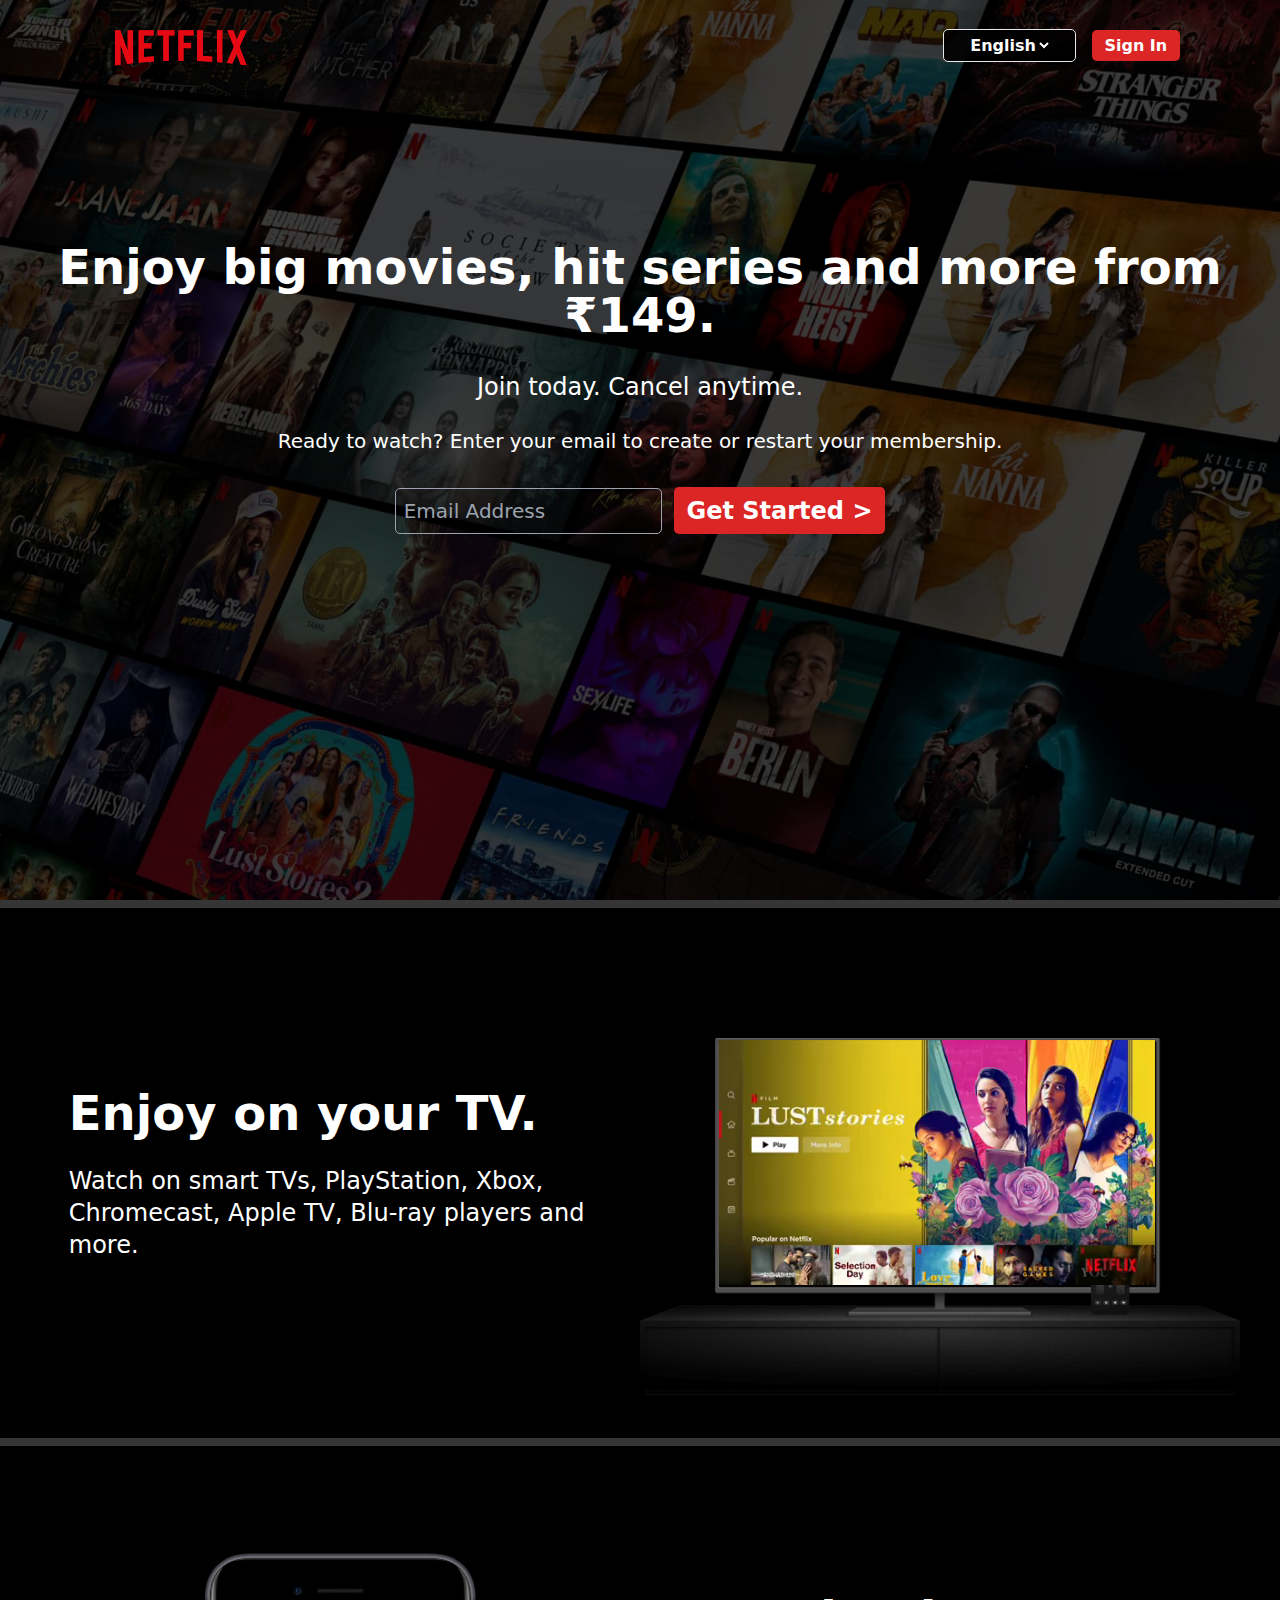
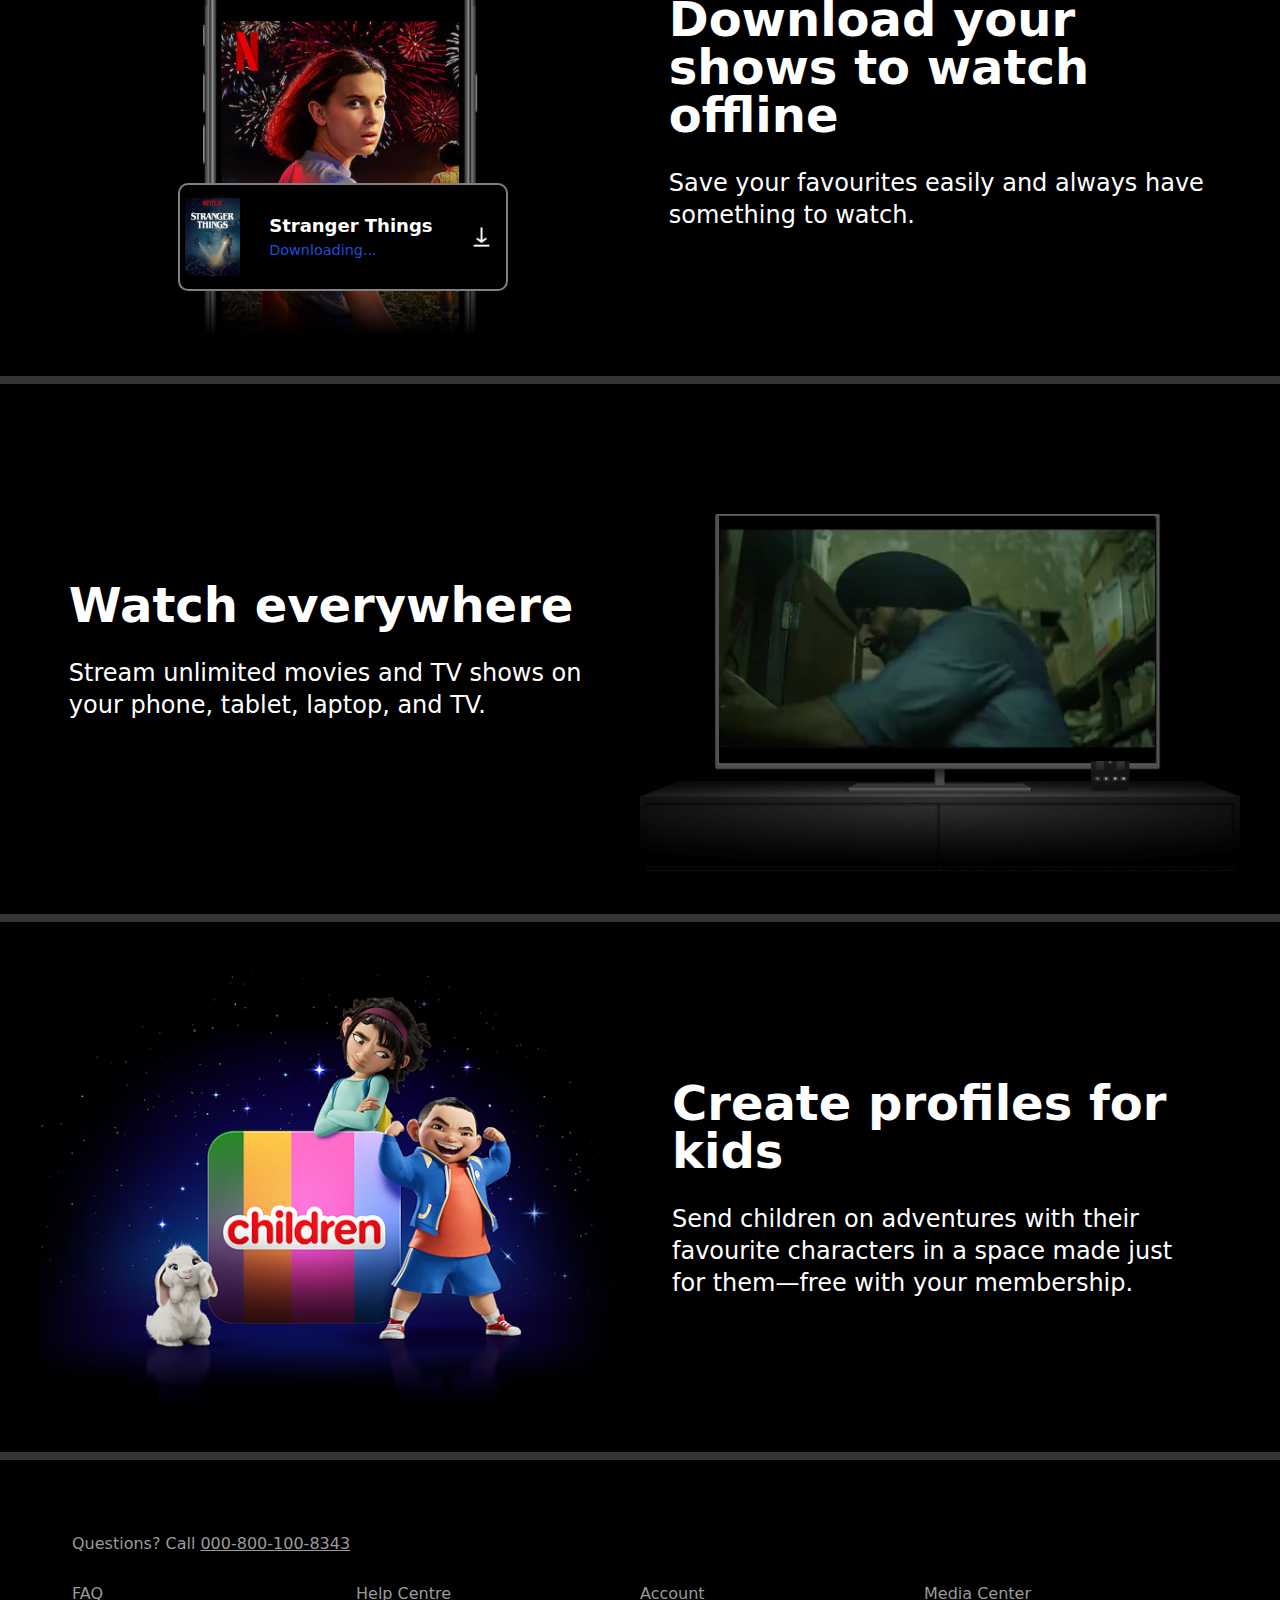
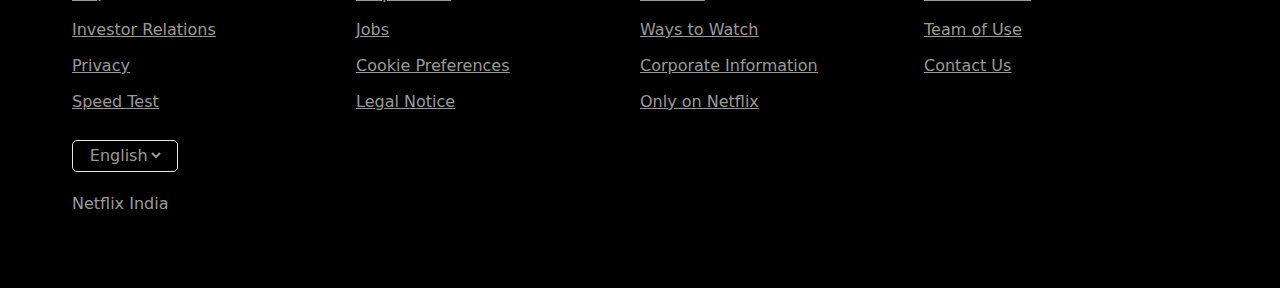
<file: index.html>
<!DOCTYPE html>
<html lang="en">
<head>
    <meta charset="UTF-8">
    <meta name="viewport" content="width=device-width, initial-scale=1.0">
    <title>Netflix - Aman Namdev</title>

    <link rel="stylesheet" href="./main/style.css   ">
</head>
<body class="font-sans">
    <!-- Hero Section Starts -->
    <section class="w-[100%] h-[100vh] bg-[url('../main/images/hero-bg.jpg')] bg-center bg-cover">   
        <div class="w-[100%] h-[100vh] bg-[rgba(0,0,0,0.7)]">
            
            <!-- Header Section Starts -->
            <header class="container m-auto sm:px-[5rem] font-semibold">
                <div class="grid sm:grid-cols-[15%_auto] grid-cols-[30%_auto] items-center px-5 text-white">
                    <figure>
                        <img src="./main/images/logo.png" class="shadow-md" alt="">
                    </figure>
                    <div class="justify-end flex items-center gap-4">
                        <div class="border p-[.2rem_1.4rem] rounded-[5px] bg-[rgba(0,0,0,0.9)]">
                            <select name="langauge" title="language" id="" class="bg-transparent border-none outline-none active:border-none active:outline-none">
                                <option value="English" class="bg-black">English</option>
                                <option value="Hindi" class="bg-black">Hindi</option>
                            </select>
                        </div>
                        <button class="bg-red-600 rounded-[5px] p-[.2rem_.8rem]">Sign In</button>
                  </div>
                </div>
            </header>
            <!-- Header Section Ends -->

            <!-- Hero Content Starts -->
            <section class="container flex flex-col items-center justify-center p-5 sm:px-[1.5rem] text-center text-white mx-auto leading-[1.2rem] sm:mt-[7rem] mt-[6rem]">
                <h2 class="text-4xl sm:text-5xl py-5 font-extrabold">Enjoy big movies, hit series and more from ₹149.</h2>

                <h4 class="py-3 sm:text-2xl text-xl font-medium">
                    Join today. Cancel anytime.
                </h4>
                <h4 class="py-3 sm:text-xl text-xl font-medium">Ready to watch? Enter your email to create or restart your membership.</h4>

                <div class="flex justify-center sm:flex-row flex-col items-center sm:gap-3 gap-4 mt-5">
                    <input type="text" name="email" id="" placeholder="Email Address" class="p-2 rounded-[5px] bg-transparent border text-xl border-gray-400">
                    <button class="bg-red-600 font-bold rounded-[5px] p-[.48rem_.8rem] sm:text-2xl">Get Started > </button>
                </div>

            </section>
            <!-- Hero Content Ends -->
        </div>
    </section>
    <!-- Hero Section Ends -->

    <!-- Horizontal row -->
    <div class="w-full h-[.5rem] bg-[#353535]"></div>
    <!-- Horizontal row -->

    <!-- Enjoy Tv Section Starts -->
    <section class="w-[100%] bg-black p-5">
        <div class="container m-auto grid grid-cols-1 sm:grid-cols-2  items-center text-white p-5">
            <div class="text-center sm:text-left sm:p-[1.8rem]">
                 <h2 class="text-4xl sm:text-5xl py-4 font-extrabold">Enjoy on your TV.</h2>
                 <h4 class="py-3 sm:text-2xl text-xl font-medium">
                     Watch on smart TVs, PlayStation, Xbox, Chromecast, Apple TV, Blu-ray players and more.
                 </h4>
            </div>
     
            <div class="">
                 <figure class="relative">
                     <img src="./main/images/tv.png" alt="" class="">
                     <video class="absolute bottom-[25%] left-[13.2%] w-[72.61%]" autoplay muted loop>
                        <source src="./main/images/video-tv-in-0819.m4v" type="">
                     </video>
                 </figure>
            </div>
         </div>
    </section>
    <!-- Enjoy Tv Section Ends -->

    <!-- Horizontal row -->
    <div class="w-full h-[.5rem] bg-[#353535]"></div>
    <!-- Horizontal row -->

    <!-- Download Tv Section Starts -->
    <section class="w-[100%] bg-black p-5">
        <div class="container m-auto grid grid-cols-1 sm:grid-cols-2  items-center text-white p-5">
            
            <div class="order-2 sm:order-1 relative">
                <figure class="">
                    <img src="./main/images/mobile-0819.jpg" alt="" class="">
                </figure>

                <div class="w-[60%] sm:w-[55%] h-[24%] rounded-[10px] border-2 grid grid-cols-[20%_60%_20%] sm:grid-cols-[20%_65%_15%] absolute bottom-[10%] left-[20%] sm:left-[23%] bg-black items-center border-[gray]">
                    <figure class="p-[5px] ">
                        <img src="./main/images/boxshot.png" alt="" class="">
                    </figure>

                    <div class="sm:ml-3 sm:p-3 ml-[.5rem]">
                        <h4 class="font-bold text-sm sm:text-lg">Stranger Things</h4>
                        <p class="text-[.7rem] sm:text-[.9rem] text-blue-700">Downloading...</p>
                    </div>

                    <figure class="">
                        <img src="./main/images/download-icon.gif" alt="">
                    </figure>
                </div>
            </div>

            <div class="text-center order-1 sm:order-2 sm:text-left sm:p-[1.8rem]">
                 <h2 class="text-4xl sm:text-5xl py-4 font-extrabold">Download your shows to watch offline</h2>
                 <h4 class="py-3 sm:text-2xl text-xl font-medium">
                    Save your favourites easily and always have something to watch.
                 </h4>
            </div>
         </div>
    </section>
    <!-- Download Tv Section Ends -->

    <!-- Horizontal row -->
    <div class="w-full h-[.5rem] bg-[#353535]"></div>
    <!-- Horizontal row -->

    <!-- Watch everywhere Section Starts -->
    <section class="w-[100%] bg-black p-5">
        <div class="container m-auto grid grid-cols-1 sm:grid-cols-2  items-center text-white p-5">
            <div class="text-center sm:text-left sm:p-[1.8rem]">
                <h2 class="text-4xl sm:text-5xl py-4 font-extrabold">Watch everywhere</h2>
                <h4 class="py-3 sm:text-2xl text-xl font-medium">
                    Stream unlimited movies and TV shows on your phone, tablet, laptop, and TV.
                </h4>
           </div>
    
           <div class="">
                <figure class="relative">
                    <img src="./main/images/tv.png" alt="" class="">
                    <video class="absolute bottom-[25%] left-[13.2%] w-[72.61%]" autoplay muted loop>
                       <source src="./main/images/video-devices-in.m4v" type="">
                    </video>
                </figure>
           </div>
         </div>
    </section>
    <!-- Watch everywhere Section Ends -->
    
    <!-- Horizontal row -->
    <div class="w-full h-[.5rem] bg-[#353535]"></div>
    <!-- Horizontal row -->

    <!-- Kids Section Starts -->
    <section class="w-[100%] bg-black p-5">
        <div class="container m-auto grid grid-cols-1 sm:grid-cols-2  items-center text-white p-5">
            
            <div class="order-2 sm:order-1">
                <figure class="relative">
                    <img src="./main/images/kids.png" alt="" class="">
                   
                </figure>
            </div>

            <div class="text-center order-1 sm:order-2 sm:text-left sm:p-[2rem]">
                 <h2 class="text-4xl sm:text-5xl py-4 font-extrabold">Create profiles for kids</h2>
                 <h4 class="py-3 sm:text-2xl text-xl font-medium">
                    Send children on adventures with their favourite characters in a space made just for them—free with your membership.
                 </h4>
            </div>
         </div>
    </section>
    <!-- Kids Section Ends -->

    <!-- Horizontal row -->
    <div class="w-full h-[.5rem] bg-[#353535]"></div>
    <!-- Horizontal row -->

    <!-- Footer Section Starts -->
    <footer class="w-[100%] bg-black p-8 text-[#9b9a9a]">
        <div class="container m-auto p-10 flex flex-col">
            <p class="">Questions? Call <a href="" class="underline">000-800-100-8343</a> </p>
            <div class="grid md:grid-cols-4 grid-cols-2">
                <div class="mt-5">
                    <ul class="leading-[2.25rem]">
                        <li class="underline"> <a href=""> FAQ </a> </li>
                        <li class="underline"> <a href=""> Investor Relations </a> </li>
                        <li class="underline"> <a href=""> Privacy </a> </li>
                        <li class="underline"> <a href=""> Speed Test </a> </li>
                    </ul>
                </div>
                <div class="mt-5">
                    <ul class="leading-[2.25rem]">
                        <li class="underline"> <a href=""> Help Centre </a> </li>
                        <li class="underline"> <a href=""> Jobs </a> </li>
                        <li class="underline"> <a href=""> Cookie Preferences </a> </li>
                        <li class="underline"> <a href=""> Legal Notice </a> </li>
                    </ul>
                </div>
                <div class="mt-5">
                    <ul class="leading-[2.25rem]">
                        <li class="underline"> <a href=""> Account </a> </li>
                        <li class="underline"> <a href=""> Ways to Watch </a> </li>
                        <li class="underline"> <a href=""> Corporate Information </a> </li>
                        <li class="underline"> <a href=""> Only on Netflix </a> </li>
                    </ul>
                </div>
                <div class="mt-5">
                    <ul class="leading-[2.25rem]">
                        <li class="underline"> <a href="" class=""> Media Center </a> </li>
                        <li class="underline"> <a href="" class=""> Team of Use </a> </li>
                        <li class="underline"> <a href="" class=""> Contact Us </a> </li>
                    </ul>
                </div>
            </div>
            <div class="justify-start flex items-center gap-4 mt-5">
                <div class="border p-[.2rem_.8rem] rounded-[5px] bg-[rgba(0,0,0,0.9)]">
                    <select name="langauge" title="language" id="" class="bg-transparent border-none outline-none active:border-none active:outline-none">
                        <option value="English" class="bg-black">English</option>
                        <option value="Hindi" class="bg-black">Hindi</option>
                    </select>
                </div>
          </div>
            <p class="mt-5">Netflix India</p>
        </div>
    </footer>
    <!-- Footer Section Ends -->

</body>
</html>
</file>
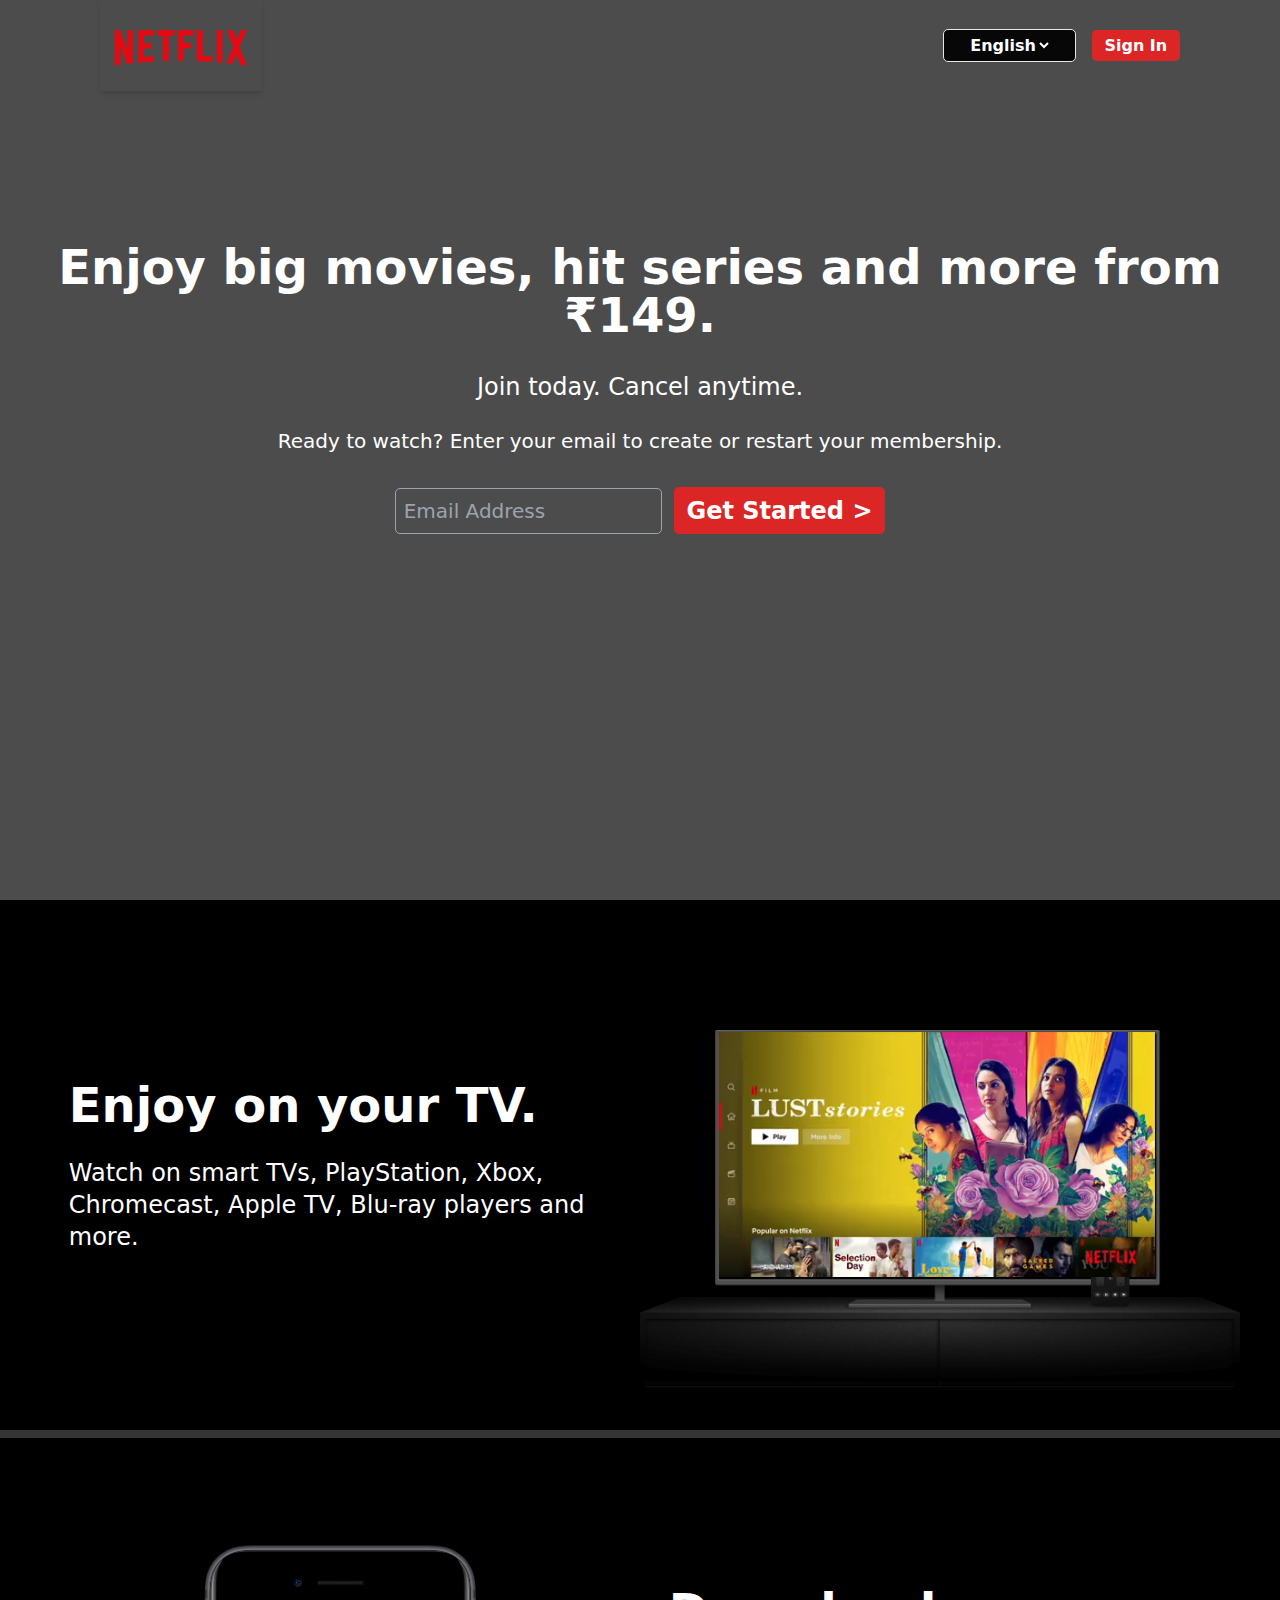
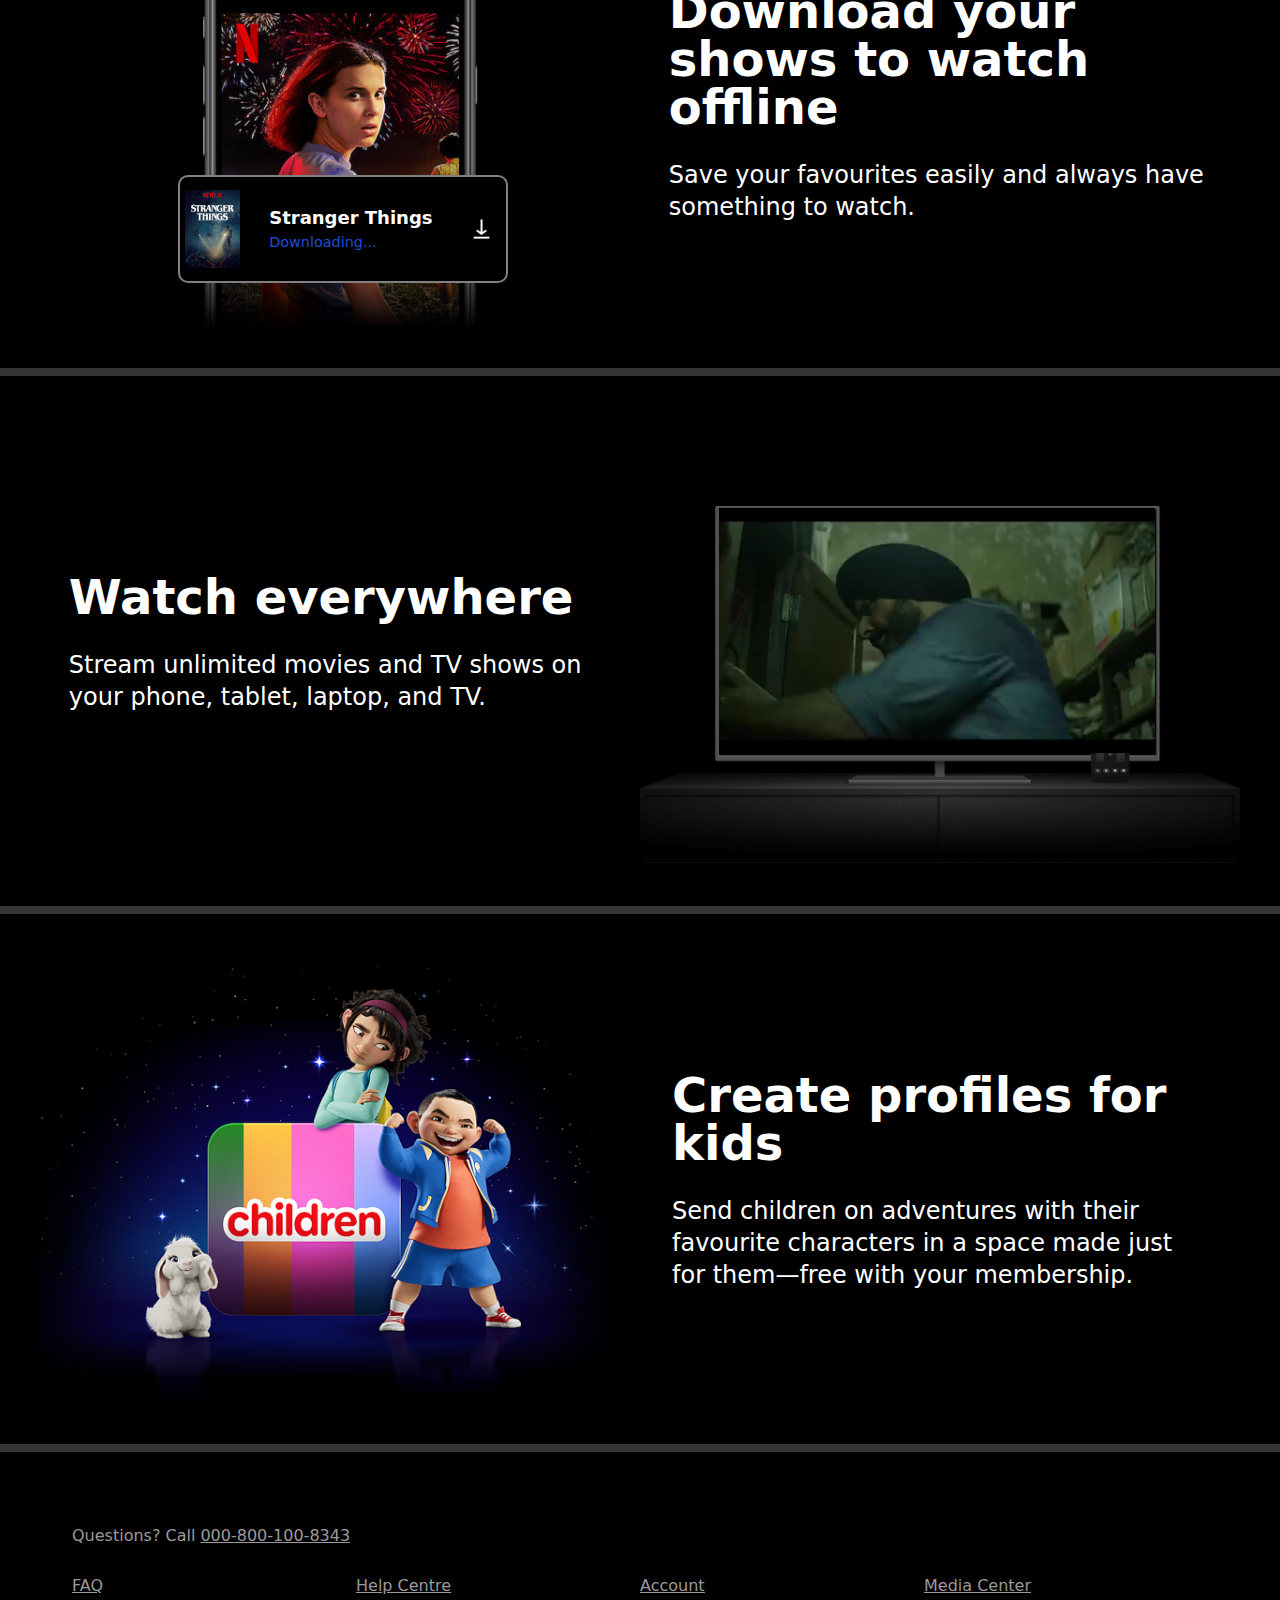
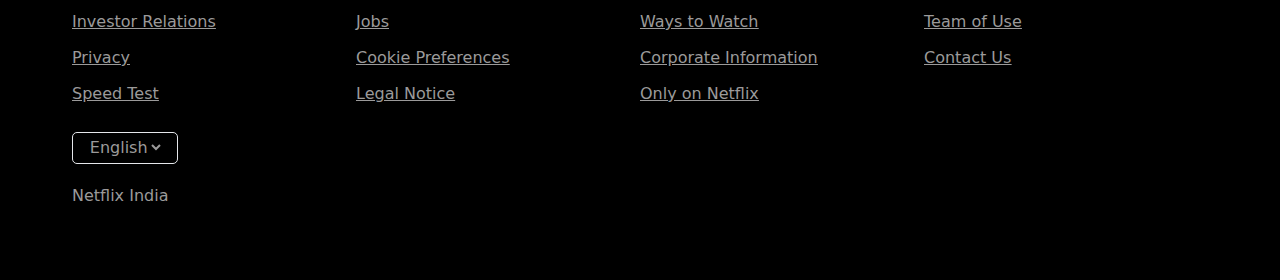
<file: main/index.html>
<!DOCTYPE html>
<html lang="en">
<head>
    <meta charset="UTF-8">
    <meta name="viewport" content="width=device-width, initial-scale=1.0">
    <title>Netflix - Aman Namdev</title>

    <link rel="stylesheet" href="style.css">
</head>
<body class="font-sans">
    <!-- Hero Section Starts -->
    <section class="w-[100%] h-[100vh] bg-[url('./images/hero-bg.jpg')] bg-center bg-cover">   
        <div class="w-[100%] h-[100vh] bg-[rgba(0,0,0,0.7)]">
            
            <!-- Header Section Starts -->
            <header class="container m-auto sm:px-[5rem] font-semibold">
                <div class="grid sm:grid-cols-[15%_auto] grid-cols-[30%_auto] items-center px-5 text-white">
                    <figure>
                        <img src="./images/logo.png" class="shadow-md" alt="">
                    </figure>
                    <div class="justify-end flex items-center gap-4">
                        <div class="border p-[.2rem_1.4rem] rounded-[5px] bg-[rgba(0,0,0,0.9)]">
                            <select name="langauge" title="language" id="" class="bg-transparent border-none outline-none active:border-none active:outline-none">
                                <option value="English" class="bg-black">English</option>
                                <option value="Hindi" class="bg-black">Hindi</option>
                            </select>
                        </div>
                        <button class="bg-red-600 rounded-[5px] p-[.2rem_.8rem]">Sign In</button>
                  </div>
                </div>
            </header>
            <!-- Header Section Ends -->

            <!-- Hero Content Starts -->
            <section class="container flex flex-col items-center justify-center p-5 sm:px-[1.5rem] text-center text-white mx-auto leading-[1.2rem] sm:mt-[7rem] mt-[6rem]">
                <h2 class="text-4xl sm:text-5xl py-5 font-extrabold">Enjoy big movies, hit series and more from ₹149.</h2>

                <h4 class="py-3 sm:text-2xl text-xl font-medium">
                    Join today. Cancel anytime.
                </h4>
                <h4 class="py-3 sm:text-xl text-xl font-medium">Ready to watch? Enter your email to create or restart your membership.</h4>

                <div class="flex justify-center sm:flex-row flex-col items-center sm:gap-3 gap-4 mt-5">
                    <input type="text" name="email" id="" placeholder="Email Address" class="p-2 rounded-[5px] bg-transparent border text-xl border-gray-400">
                    <button class="bg-red-600 font-bold rounded-[5px] p-[.48rem_.8rem] sm:text-2xl">Get Started > </button>
                </div>

            </section>
            <!-- Hero Content Ends -->
        </div>
    </section>
    <!-- Hero Section Ends -->

    <!-- Horizontal row -->
    <div class="w-full h-[1rem] bg-[#353535]"></div>
    <!-- Horizontal row -->

    <!-- Enjoy Tv Section Starts -->
    <section class="w-[100%] bg-black p-5">
        <div class="container m-auto grid grid-cols-1 sm:grid-cols-2  items-center text-white p-5">
            <div class="text-center sm:text-left sm:p-[1.8rem]">
                 <h2 class="text-4xl sm:text-5xl py-4 font-extrabold">Enjoy on your TV.</h2>
                 <h4 class="py-3 sm:text-2xl text-xl font-medium">
                     Watch on smart TVs, PlayStation, Xbox, Chromecast, Apple TV, Blu-ray players and more.
                 </h4>
            </div>
     
            <div class="">
                 <figure class="relative">
                     <img src="./images/tv.png" alt="" class="">
                     <video class="absolute bottom-[25%] left-[13.2%] w-[72.61%]" autoplay muted loop>
                        <source src="./images/video-tv-in-0819.m4v" type="">
                     </video>
                 </figure>
            </div>
         </div>
    </section>
    <!-- Enjoy Tv Section Ends -->

    <!-- Horizontal row -->
    <div class="w-full h-[.5rem] bg-[#353535]"></div>
    <!-- Horizontal row -->

    <!-- Download Tv Section Starts -->
    <section class="w-[100%] bg-black p-5">
        <div class="container m-auto grid grid-cols-1 sm:grid-cols-2  items-center text-white p-5">
            
            <div class="order-2 sm:order-1 relative">
                <figure class="">
                    <img src="./images/mobile-0819.jpg" alt="" class="">
                </figure>

                <div class="w-[60%] sm:w-[55%] h-[24%] rounded-[10px] border-2 grid grid-cols-[20%_60%_20%] sm:grid-cols-[20%_65%_15%] absolute bottom-[10%] left-[20%] sm:left-[23%] bg-black items-center border-[gray]">
                    <figure class="p-[5px] ">
                        <img src="./images/boxshot.png" alt="" class="">
                    </figure>

                    <div class="sm:ml-3 sm:p-3 ml-[.5rem]">
                        <h4 class="font-bold text-sm sm:text-lg">Stranger Things</h4>
                        <p class="text-[.7rem] sm:text-[.9rem] text-blue-700">Downloading...</p>
                    </div>

                    <figure class="">
                        <img src="./images/download-icon.gif" alt="">
                    </figure>
                </div>
            </div>

            <div class="text-center order-1 sm:order-2 sm:text-left sm:p-[1.8rem]">
                 <h2 class="text-4xl sm:text-5xl py-4 font-extrabold">Download your shows to watch offline</h2>
                 <h4 class="py-3 sm:text-2xl text-xl font-medium">
                    Save your favourites easily and always have something to watch.
                 </h4>
            </div>
         </div>
    </section>
    <!-- Download Tv Section Ends -->

    <!-- Horizontal row -->
    <div class="w-full h-[.5rem] bg-[#353535]"></div>
    <!-- Horizontal row -->

    <!-- Watch everywhere Section Starts -->
    <section class="w-[100%] bg-black p-5">
        <div class="container m-auto grid grid-cols-1 sm:grid-cols-2  items-center text-white p-5">
            <div class="text-center sm:text-left sm:p-[1.8rem]">
                <h2 class="text-4xl sm:text-5xl py-4 font-extrabold">Watch everywhere</h2>
                <h4 class="py-3 sm:text-2xl text-xl font-medium">
                    Stream unlimited movies and TV shows on your phone, tablet, laptop, and TV.
                </h4>
           </div>
    
           <div class="">
                <figure class="relative">
                    <img src="./images/tv.png" alt="" class="">
                    <video class="absolute bottom-[25%] left-[13.2%] w-[72.61%]" autoplay muted loop>
                       <source src="./images/video-devices-in.m4v" type="">
                    </video>
                </figure>
           </div>
         </div>
    </section>
    <!-- Watch everywhere Section Ends -->
    
    <!-- Horizontal row -->
    <div class="w-full h-[.5rem] bg-[#353535]"></div>
    <!-- Horizontal row -->

    <!-- Kids Section Starts -->
    <section class="w-[100%] bg-black p-5">
        <div class="container m-auto grid grid-cols-1 sm:grid-cols-2  items-center text-white p-5">
            
            <div class="order-2 sm:order-1">
                <figure class="relative">
                    <img src="./images/kids.png" alt="" class="">
                   
                </figure>
            </div>

            <div class="text-center order-1 sm:order-2 sm:text-left sm:p-[2rem]">
                 <h2 class="text-4xl sm:text-5xl py-4 font-extrabold">Create profiles for kids</h2>
                 <h4 class="py-3 sm:text-2xl text-xl font-medium">
                    Send children on adventures with their favourite characters in a space made just for them—free with your membership.
                 </h4>
            </div>
         </div>
    </section>
    <!-- Kids Section Ends -->

    <!-- Horizontal row -->
    <div class="w-full h-[.5rem] bg-[#353535]"></div>
    <!-- Horizontal row -->

    <!-- Footer Section Starts -->
    <footer class="w-[100%] bg-black p-8 text-[#9b9a9a]">
        <div class="container m-auto p-10 flex flex-col">
            <p class="">Questions? Call <a href="" class="underline">000-800-100-8343</a> </p>
            <div class="grid md:grid-cols-4 grid-cols-2">
                <div class="mt-5">
                    <ul class="leading-[2.25rem]">
                        <li class="underline"> <a href=""> FAQ </a> </li>
                        <li class="underline"> <a href=""> Investor Relations </a> </li>
                        <li class="underline"> <a href=""> Privacy </a> </li>
                        <li class="underline"> <a href=""> Speed Test </a> </li>
                    </ul>
                </div>
                <div class="mt-5">
                    <ul class="leading-[2.25rem]">
                        <li class="underline"> <a href=""> Help Centre </a> </li>
                        <li class="underline"> <a href=""> Jobs </a> </li>
                        <li class="underline"> <a href=""> Cookie Preferences </a> </li>
                        <li class="underline"> <a href=""> Legal Notice </a> </li>
                    </ul>
                </div>
                <div class="mt-5">
                    <ul class="leading-[2.25rem]">
                        <li class="underline"> <a href=""> Account </a> </li>
                        <li class="underline"> <a href=""> Ways to Watch </a> </li>
                        <li class="underline"> <a href=""> Corporate Information </a> </li>
                        <li class="underline"> <a href=""> Only on Netflix </a> </li>
                    </ul>
                </div>
                <div class="mt-5">
                    <ul class="leading-[2.25rem]">
                        <li class="underline"> <a href="" class=""> Media Center </a> </li>
                        <li class="underline"> <a href="" class=""> Team of Use </a> </li>
                        <li class="underline"> <a href="" class=""> Contact Us </a> </li>
                    </ul>
                </div>
            </div>
            <div class="justify-start flex items-center gap-4 mt-5">
                <div class="border p-[.2rem_.8rem] rounded-[5px] bg-[rgba(0,0,0,0.9)]">
                    <select name="langauge" title="language" id="" class="bg-transparent border-none outline-none active:border-none active:outline-none">
                        <option value="English" class="bg-black">English</option>
                        <option value="Hindi" class="bg-black">Hindi</option>
                    </select>
                </div>
          </div>
            <p class="mt-5">Netflix India</p>
        </div>
    </footer>
    <!-- Footer Section Ends -->

</body>
</html>
</file>
<file: main/style.css>
/*
! tailwindcss v3.4.1 | MIT License | https://tailwindcss.com
*/

/*
1. Prevent padding and border from affecting element width. (https://github.com/mozdevs/cssremedy/issues/4)
2. Allow adding a border to an element by just adding a border-width. (https://github.com/tailwindcss/tailwindcss/pull/116)
*/

*,
::before,
::after {
  box-sizing: border-box;
  /* 1 */
  border-width: 0;
  /* 2 */
  border-style: solid;
  /* 2 */
  border-color: #e5e7eb;
  /* 2 */
}

::before,
::after {
  --tw-content: '';
}

/*
1. Use a consistent sensible line-height in all browsers.
2. Prevent adjustments of font size after orientation changes in iOS.
3. Use a more readable tab size.
4. Use the user's configured `sans` font-family by default.
5. Use the user's configured `sans` font-feature-settings by default.
6. Use the user's configured `sans` font-variation-settings by default.
7. Disable tap highlights on iOS
*/

html,
:host {
  line-height: 1.5;
  /* 1 */
  -webkit-text-size-adjust: 100%;
  /* 2 */
  -moz-tab-size: 4;
  /* 3 */
  -o-tab-size: 4;
     tab-size: 4;
  /* 3 */
  font-family: ui-sans-serif, system-ui, sans-serif, "Apple Color Emoji", "Segoe UI Emoji", "Segoe UI Symbol", "Noto Color Emoji";
  /* 4 */
  font-feature-settings: normal;
  /* 5 */
  font-variation-settings: normal;
  /* 6 */
  -webkit-tap-highlight-color: transparent;
  /* 7 */
}

/*
1. Remove the margin in all browsers.
2. Inherit line-height from `html` so users can set them as a class directly on the `html` element.
*/

body {
  margin: 0;
  /* 1 */
  line-height: inherit;
  /* 2 */
}

/*
1. Add the correct height in Firefox.
2. Correct the inheritance of border color in Firefox. (https://bugzilla.mozilla.org/show_bug.cgi?id=190655)
3. Ensure horizontal rules are visible by default.
*/

hr {
  height: 0;
  /* 1 */
  color: inherit;
  /* 2 */
  border-top-width: 1px;
  /* 3 */
}

/*
Add the correct text decoration in Chrome, Edge, and Safari.
*/

abbr:where([title]) {
  -webkit-text-decoration: underline dotted;
          text-decoration: underline dotted;
}

/*
Remove the default font size and weight for headings.
*/

h1,
h2,
h3,
h4,
h5,
h6 {
  font-size: inherit;
  font-weight: inherit;
}

/*
Reset links to optimize for opt-in styling instead of opt-out.
*/

a {
  color: inherit;
  text-decoration: inherit;
}

/*
Add the correct font weight in Edge and Safari.
*/

b,
strong {
  font-weight: bolder;
}

/*
1. Use the user's configured `mono` font-family by default.
2. Use the user's configured `mono` font-feature-settings by default.
3. Use the user's configured `mono` font-variation-settings by default.
4. Correct the odd `em` font sizing in all browsers.
*/

code,
kbd,
samp,
pre {
  font-family: ui-monospace, SFMono-Regular, Menlo, Monaco, Consolas, "Liberation Mono", "Courier New", monospace;
  /* 1 */
  font-feature-settings: normal;
  /* 2 */
  font-variation-settings: normal;
  /* 3 */
  font-size: 1em;
  /* 4 */
}

/*
Add the correct font size in all browsers.
*/

small {
  font-size: 80%;
}

/*
Prevent `sub` and `sup` elements from affecting the line height in all browsers.
*/

sub,
sup {
  font-size: 75%;
  line-height: 0;
  position: relative;
  vertical-align: baseline;
}

sub {
  bottom: -0.25em;
}

sup {
  top: -0.5em;
}

/*
1. Remove text indentation from table contents in Chrome and Safari. (https://bugs.chromium.org/p/chromium/issues/detail?id=999088, https://bugs.webkit.org/show_bug.cgi?id=201297)
2. Correct table border color inheritance in all Chrome and Safari. (https://bugs.chromium.org/p/chromium/issues/detail?id=935729, https://bugs.webkit.org/show_bug.cgi?id=195016)
3. Remove gaps between table borders by default.
*/

table {
  text-indent: 0;
  /* 1 */
  border-color: inherit;
  /* 2 */
  border-collapse: collapse;
  /* 3 */
}

/*
1. Change the font styles in all browsers.
2. Remove the margin in Firefox and Safari.
3. Remove default padding in all browsers.
*/

button,
input,
optgroup,
select,
textarea {
  font-family: inherit;
  /* 1 */
  font-feature-settings: inherit;
  /* 1 */
  font-variation-settings: inherit;
  /* 1 */
  font-size: 100%;
  /* 1 */
  font-weight: inherit;
  /* 1 */
  line-height: inherit;
  /* 1 */
  color: inherit;
  /* 1 */
  margin: 0;
  /* 2 */
  padding: 0;
  /* 3 */
}

/*
Remove the inheritance of text transform in Edge and Firefox.
*/

button,
select {
  text-transform: none;
}

/*
1. Correct the inability to style clickable types in iOS and Safari.
2. Remove default button styles.
*/

button,
[type='button'],
[type='reset'],
[type='submit'] {
  -webkit-appearance: button;
  /* 1 */
  background-color: transparent;
  /* 2 */
  background-image: none;
  /* 2 */
}

/*
Use the modern Firefox focus style for all focusable elements.
*/

:-moz-focusring {
  outline: auto;
}

/*
Remove the additional `:invalid` styles in Firefox. (https://github.com/mozilla/gecko-dev/blob/2f9eacd9d3d995c937b4251a5557d95d494c9be1/layout/style/res/forms.css#L728-L737)
*/

:-moz-ui-invalid {
  box-shadow: none;
}

/*
Add the correct vertical alignment in Chrome and Firefox.
*/

progress {
  vertical-align: baseline;
}

/*
Correct the cursor style of increment and decrement buttons in Safari.
*/

::-webkit-inner-spin-button,
::-webkit-outer-spin-button {
  height: auto;
}

/*
1. Correct the odd appearance in Chrome and Safari.
2. Correct the outline style in Safari.
*/

[type='search'] {
  -webkit-appearance: textfield;
  /* 1 */
  outline-offset: -2px;
  /* 2 */
}

/*
Remove the inner padding in Chrome and Safari on macOS.
*/

::-webkit-search-decoration {
  -webkit-appearance: none;
}

/*
1. Correct the inability to style clickable types in iOS and Safari.
2. Change font properties to `inherit` in Safari.
*/

::-webkit-file-upload-button {
  -webkit-appearance: button;
  /* 1 */
  font: inherit;
  /* 2 */
}

/*
Add the correct display in Chrome and Safari.
*/

summary {
  display: list-item;
}

/*
Removes the default spacing and border for appropriate elements.
*/

blockquote,
dl,
dd,
h1,
h2,
h3,
h4,
h5,
h6,
hr,
figure,
p,
pre {
  margin: 0;
}

fieldset {
  margin: 0;
  padding: 0;
}

legend {
  padding: 0;
}

ol,
ul,
menu {
  list-style: none;
  margin: 0;
  padding: 0;
}

/*
Reset default styling for dialogs.
*/

dialog {
  padding: 0;
}

/*
Prevent resizing textareas horizontally by default.
*/

textarea {
  resize: vertical;
}

/*
1. Reset the default placeholder opacity in Firefox. (https://github.com/tailwindlabs/tailwindcss/issues/3300)
2. Set the default placeholder color to the user's configured gray 400 color.
*/

input::-moz-placeholder, textarea::-moz-placeholder {
  opacity: 1;
  /* 1 */
  color: #9ca3af;
  /* 2 */
}

input::placeholder,
textarea::placeholder {
  opacity: 1;
  /* 1 */
  color: #9ca3af;
  /* 2 */
}

/*
Set the default cursor for buttons.
*/

button,
[role="button"] {
  cursor: pointer;
}

/*
Make sure disabled buttons don't get the pointer cursor.
*/

:disabled {
  cursor: default;
}

/*
1. Make replaced elements `display: block` by default. (https://github.com/mozdevs/cssremedy/issues/14)
2. Add `vertical-align: middle` to align replaced elements more sensibly by default. (https://github.com/jensimmons/cssremedy/issues/14#issuecomment-634934210)
   This can trigger a poorly considered lint error in some tools but is included by design.
*/

img,
svg,
video,
canvas,
audio,
iframe,
embed,
object {
  display: block;
  /* 1 */
  vertical-align: middle;
  /* 2 */
}

/*
Constrain images and videos to the parent width and preserve their intrinsic aspect ratio. (https://github.com/mozdevs/cssremedy/issues/14)
*/

img,
video {
  max-width: 100%;
  height: auto;
}

/* Make elements with the HTML hidden attribute stay hidden by default */

[hidden] {
  display: none;
}

*, ::before, ::after {
  --tw-border-spacing-x: 0;
  --tw-border-spacing-y: 0;
  --tw-translate-x: 0;
  --tw-translate-y: 0;
  --tw-rotate: 0;
  --tw-skew-x: 0;
  --tw-skew-y: 0;
  --tw-scale-x: 1;
  --tw-scale-y: 1;
  --tw-pan-x:  ;
  --tw-pan-y:  ;
  --tw-pinch-zoom:  ;
  --tw-scroll-snap-strictness: proximity;
  --tw-gradient-from-position:  ;
  --tw-gradient-via-position:  ;
  --tw-gradient-to-position:  ;
  --tw-ordinal:  ;
  --tw-slashed-zero:  ;
  --tw-numeric-figure:  ;
  --tw-numeric-spacing:  ;
  --tw-numeric-fraction:  ;
  --tw-ring-inset:  ;
  --tw-ring-offset-width: 0px;
  --tw-ring-offset-color: #fff;
  --tw-ring-color: rgb(59 130 246 / 0.5);
  --tw-ring-offset-shadow: 0 0 #0000;
  --tw-ring-shadow: 0 0 #0000;
  --tw-shadow: 0 0 #0000;
  --tw-shadow-colored: 0 0 #0000;
  --tw-blur:  ;
  --tw-brightness:  ;
  --tw-contrast:  ;
  --tw-grayscale:  ;
  --tw-hue-rotate:  ;
  --tw-invert:  ;
  --tw-saturate:  ;
  --tw-sepia:  ;
  --tw-drop-shadow:  ;
  --tw-backdrop-blur:  ;
  --tw-backdrop-brightness:  ;
  --tw-backdrop-contrast:  ;
  --tw-backdrop-grayscale:  ;
  --tw-backdrop-hue-rotate:  ;
  --tw-backdrop-invert:  ;
  --tw-backdrop-opacity:  ;
  --tw-backdrop-saturate:  ;
  --tw-backdrop-sepia:  ;
}

::backdrop {
  --tw-border-spacing-x: 0;
  --tw-border-spacing-y: 0;
  --tw-translate-x: 0;
  --tw-translate-y: 0;
  --tw-rotate: 0;
  --tw-skew-x: 0;
  --tw-skew-y: 0;
  --tw-scale-x: 1;
  --tw-scale-y: 1;
  --tw-pan-x:  ;
  --tw-pan-y:  ;
  --tw-pinch-zoom:  ;
  --tw-scroll-snap-strictness: proximity;
  --tw-gradient-from-position:  ;
  --tw-gradient-via-position:  ;
  --tw-gradient-to-position:  ;
  --tw-ordinal:  ;
  --tw-slashed-zero:  ;
  --tw-numeric-figure:  ;
  --tw-numeric-spacing:  ;
  --tw-numeric-fraction:  ;
  --tw-ring-inset:  ;
  --tw-ring-offset-width: 0px;
  --tw-ring-offset-color: #fff;
  --tw-ring-color: rgb(59 130 246 / 0.5);
  --tw-ring-offset-shadow: 0 0 #0000;
  --tw-ring-shadow: 0 0 #0000;
  --tw-shadow: 0 0 #0000;
  --tw-shadow-colored: 0 0 #0000;
  --tw-blur:  ;
  --tw-brightness:  ;
  --tw-contrast:  ;
  --tw-grayscale:  ;
  --tw-hue-rotate:  ;
  --tw-invert:  ;
  --tw-saturate:  ;
  --tw-sepia:  ;
  --tw-drop-shadow:  ;
  --tw-backdrop-blur:  ;
  --tw-backdrop-brightness:  ;
  --tw-backdrop-contrast:  ;
  --tw-backdrop-grayscale:  ;
  --tw-backdrop-hue-rotate:  ;
  --tw-backdrop-invert:  ;
  --tw-backdrop-opacity:  ;
  --tw-backdrop-saturate:  ;
  --tw-backdrop-sepia:  ;
}

.container {
  width: 100%;
}

@media (min-width: 640px) {
  .container {
    max-width: 640px;
  }
}

@media (min-width: 768px) {
  .container {
    max-width: 768px;
  }
}

@media (min-width: 1024px) {
  .container {
    max-width: 1024px;
  }
}

@media (min-width: 1280px) {
  .container {
    max-width: 1280px;
  }
}

@media (min-width: 1536px) {
  .container {
    max-width: 1536px;
  }
}

.absolute {
  position: absolute;
}

.relative {
  position: relative;
}

.bottom-\[10\%\] {
  bottom: 10%;
}

.bottom-\[25\%\] {
  bottom: 25%;
}

.left-\[13\.2\%\] {
  left: 13.2%;
}

.left-\[20\%\] {
  left: 20%;
}

.order-1 {
  order: 1;
}

.order-2 {
  order: 2;
}

.m-auto {
  margin: auto;
}

.mx-auto {
  margin-left: auto;
  margin-right: auto;
}

.ml-\[\.5rem\] {
  margin-left: .5rem;
}

.mt-5 {
  margin-top: 1.25rem;
}

.mt-\[6rem\] {
  margin-top: 6rem;
}

.flex {
  display: flex;
}

.grid {
  display: grid;
}

.h-\[\.5rem\] {
  height: .5rem;
}

.h-\[100vh\] {
  height: 100vh;
}

.h-\[24\%\] {
  height: 24%;
}

.w-\[100\%\] {
  width: 100%;
}

.w-\[60\%\] {
  width: 60%;
}

.w-\[72\.61\%\] {
  width: 72.61%;
}

.w-full {
  width: 100%;
}

.grid-cols-1 {
  grid-template-columns: repeat(1, minmax(0, 1fr));
}

.grid-cols-2 {
  grid-template-columns: repeat(2, minmax(0, 1fr));
}

.grid-cols-\[20\%_60\%_20\%\] {
  grid-template-columns: 20% 60% 20%;
}

.grid-cols-\[30\%_auto\] {
  grid-template-columns: 30% auto;
}

.flex-col {
  flex-direction: column;
}

.items-center {
  align-items: center;
}

.justify-start {
  justify-content: flex-start;
}

.justify-end {
  justify-content: flex-end;
}

.justify-center {
  justify-content: center;
}

.gap-4 {
  gap: 1rem;
}

.rounded-\[10px\] {
  border-radius: 10px;
}

.rounded-\[5px\] {
  border-radius: 5px;
}

.border {
  border-width: 1px;
}

.border-2 {
  border-width: 2px;
}

.border-none {
  border-style: none;
}

.border-\[gray\] {
  --tw-border-opacity: 1;
  border-color: rgb(128 128 128 / var(--tw-border-opacity));
}

.border-gray-400 {
  --tw-border-opacity: 1;
  border-color: rgb(156 163 175 / var(--tw-border-opacity));
}

.bg-\[\#353535\] {
  --tw-bg-opacity: 1;
  background-color: rgb(53 53 53 / var(--tw-bg-opacity));
}

.bg-\[rgba\(0\2c 0\2c 0\2c 0\.7\)\] {
  background-color: rgba(0,0,0,0.7);
}

.bg-\[rgba\(0\2c 0\2c 0\2c 0\.9\)\] {
  background-color: rgba(0,0,0,0.9);
}

.bg-black {
  --tw-bg-opacity: 1;
  background-color: rgb(0 0 0 / var(--tw-bg-opacity));
}

.bg-red-600 {
  --tw-bg-opacity: 1;
  background-color: rgb(220 38 38 / var(--tw-bg-opacity));
}

.bg-transparent {
  background-color: transparent;
}

.bg-\[url\(\'\.\/main\/images\/hero-bg\.jpg\'\)\] {
  background-image: url('./main/images/hero-bg.jpg');
}

.bg-\[url\(\'\.\/\'\)\] {
  background-image: url('./');
}

.bg-\[url\(\'\.\/main\/\'\)\] {
  background-image: url('./main/');
}

.bg-\[url\(\'\.\/main\/images\/\'\)\] {
  background-image: url('./main/images/');
}

.bg-\[url\(\'main\\images\\hero-bg\.jpg\'\)\] {
  background-image: url('main\images\hero-bg.jpg');
}

.bg-\[url\(\'main\/images\\hero-bg\.jpg\'\)\] {
  background-image: url('main/images\hero-bg.jpg');
}

.bg-\[url\(\'main\/images\/hero-bg\.jpg\'\)\] {
  background-image: url('main/images/hero-bg.jpg');
}

.bg-\[url\(\'\.main\/images\/hero-bg\.jpg\'\)\] {
  background-image: url('.main/images/hero-bg.jpg');
}

.bg-\[url\(\'\.\.\/main\/images\/hero-bg\.jpg\'\)\] {
  background-image: url('../main/images/hero-bg.jpg');
}

.bg-cover {
  background-size: cover;
}

.bg-center {
  background-position: center;
}

.p-10 {
  padding: 2.5rem;
}

.p-2 {
  padding: 0.5rem;
}

.p-5 {
  padding: 1.25rem;
}

.p-8 {
  padding: 2rem;
}

.p-\[\.2rem_\.8rem\] {
  padding: .2rem .8rem;
}

.p-\[\.2rem_1\.4rem\] {
  padding: .2rem 1.4rem;
}

.p-\[\.48rem_\.8rem\] {
  padding: .48rem .8rem;
}

.p-\[5px\] {
  padding: 5px;
}

.px-5 {
  padding-left: 1.25rem;
  padding-right: 1.25rem;
}

.py-3 {
  padding-top: 0.75rem;
  padding-bottom: 0.75rem;
}

.py-4 {
  padding-top: 1rem;
  padding-bottom: 1rem;
}

.py-5 {
  padding-top: 1.25rem;
  padding-bottom: 1.25rem;
}

.text-center {
  text-align: center;
}

.font-sans {
  font-family: ui-sans-serif, system-ui, sans-serif, "Apple Color Emoji", "Segoe UI Emoji", "Segoe UI Symbol", "Noto Color Emoji";
}

.text-4xl {
  font-size: 2.25rem;
  line-height: 2.5rem;
}

.text-\[\.7rem\] {
  font-size: .7rem;
}

.text-sm {
  font-size: 0.875rem;
  line-height: 1.25rem;
}

.text-xl {
  font-size: 1.25rem;
  line-height: 1.75rem;
}

.font-bold {
  font-weight: 700;
}

.font-extrabold {
  font-weight: 800;
}

.font-medium {
  font-weight: 500;
}

.font-semibold {
  font-weight: 600;
}

.leading-\[1\.2rem\] {
  line-height: 1.2rem;
}

.leading-\[2\.25rem\] {
  line-height: 2.25rem;
}

.text-\[\#9b9a9a\] {
  --tw-text-opacity: 1;
  color: rgb(155 154 154 / var(--tw-text-opacity));
}

.text-blue-700 {
  --tw-text-opacity: 1;
  color: rgb(29 78 216 / var(--tw-text-opacity));
}

.text-white {
  --tw-text-opacity: 1;
  color: rgb(255 255 255 / var(--tw-text-opacity));
}

.underline {
  text-decoration-line: underline;
}

.shadow-md {
  --tw-shadow: 0 4px 6px -1px rgb(0 0 0 / 0.1), 0 2px 4px -2px rgb(0 0 0 / 0.1);
  --tw-shadow-colored: 0 4px 6px -1px var(--tw-shadow-color), 0 2px 4px -2px var(--tw-shadow-color);
  box-shadow: var(--tw-ring-offset-shadow, 0 0 #0000), var(--tw-ring-shadow, 0 0 #0000), var(--tw-shadow);
}

.outline-none {
  outline: 2px solid transparent;
  outline-offset: 2px;
}

.active\:border-none:active {
  border-style: none;
}

.active\:outline-none:active {
  outline: 2px solid transparent;
  outline-offset: 2px;
}

@media (min-width: 640px) {
  .sm\:left-\[23\%\] {
    left: 23%;
  }

  .sm\:order-1 {
    order: 1;
  }

  .sm\:order-2 {
    order: 2;
  }

  .sm\:ml-3 {
    margin-left: 0.75rem;
  }

  .sm\:mt-\[7rem\] {
    margin-top: 7rem;
  }

  .sm\:w-\[55\%\] {
    width: 55%;
  }

  .sm\:grid-cols-2 {
    grid-template-columns: repeat(2, minmax(0, 1fr));
  }

  .sm\:grid-cols-\[15\%_auto\] {
    grid-template-columns: 15% auto;
  }

  .sm\:grid-cols-\[20\%_65\%_15\%\] {
    grid-template-columns: 20% 65% 15%;
  }

  .sm\:flex-row {
    flex-direction: row;
  }

  .sm\:gap-3 {
    gap: 0.75rem;
  }

  .sm\:p-3 {
    padding: 0.75rem;
  }

  .sm\:p-\[1\.8rem\] {
    padding: 1.8rem;
  }

  .sm\:p-\[2rem\] {
    padding: 2rem;
  }

  .sm\:px-\[1\.5rem\] {
    padding-left: 1.5rem;
    padding-right: 1.5rem;
  }

  .sm\:px-\[5rem\] {
    padding-left: 5rem;
    padding-right: 5rem;
  }

  .sm\:text-left {
    text-align: left;
  }

  .sm\:text-2xl {
    font-size: 1.5rem;
    line-height: 2rem;
  }

  .sm\:text-5xl {
    font-size: 3rem;
    line-height: 1;
  }

  .sm\:text-\[\.9rem\] {
    font-size: .9rem;
  }

  .sm\:text-lg {
    font-size: 1.125rem;
    line-height: 1.75rem;
  }

  .sm\:text-xl {
    font-size: 1.25rem;
    line-height: 1.75rem;
  }
}

@media (min-width: 768px) {
  .md\:grid-cols-4 {
    grid-template-columns: repeat(4, minmax(0, 1fr));
  }
}
</file>
